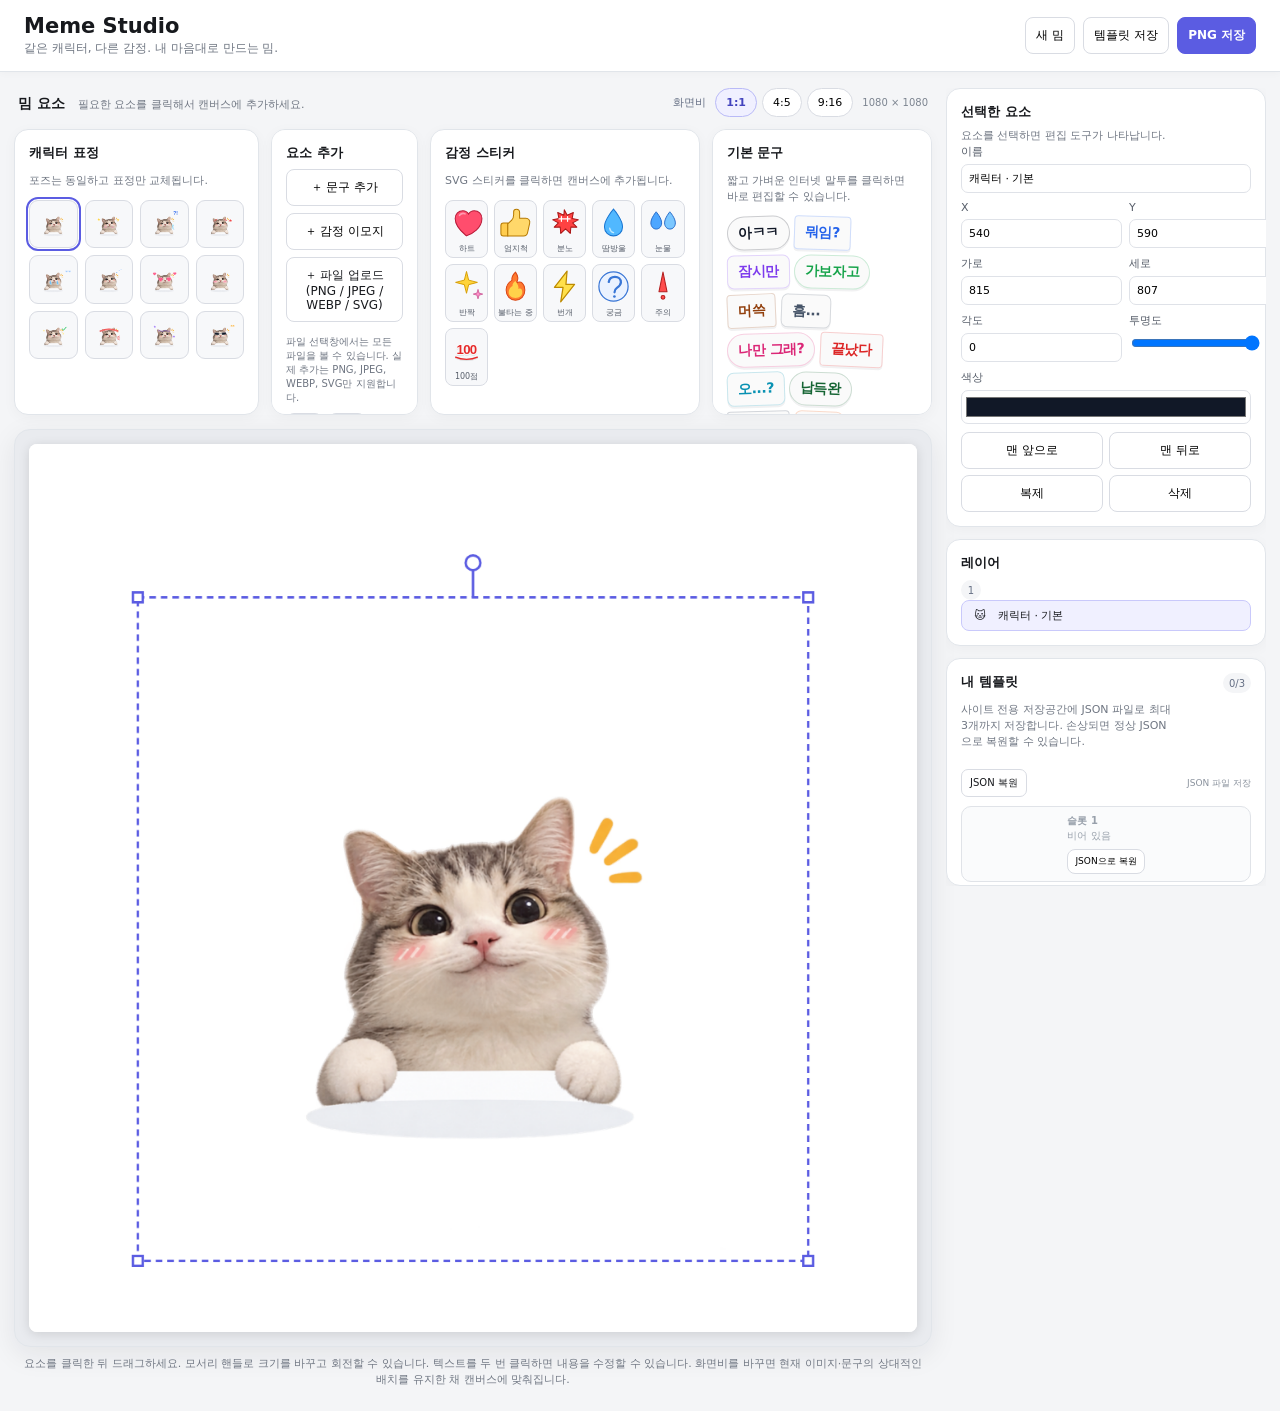
<file: index.html>
<!doctype html>
<html lang="ko">
<head>
  <meta charset="utf-8">
  <meta name="viewport" content="width=device-width,initial-scale=1">
  <meta name="description" content="같은 캐릭터로 만드는 SNS 밈 짤 편집기">
  <title>Meme Studio — 밈 짤 편집기</title>
  <link rel="stylesheet" href="styles.css">
</head>
<body>
  <header class="topbar">
    <div class="brand-wrap">
      <div class="brand">Meme Studio</div>
      <div class="subtitle">같은 캐릭터, 다른 감정. 내 마음대로 만드는 밈.</div>
    </div>
    <div class="top-actions">
      <button id="newBtn" class="ghost">새 밈</button>
      <button id="saveTemplateBtn" class="ghost">템플릿 저장</button>
      <button id="downloadBtn" class="primary">PNG 저장</button>
    </div>
  </header>

  <main class="app">
    <section class="left-resource-area">
      <div class="resource-header">
        <div>
          <strong>밈 요소</strong>
          <span>필요한 요소를 클릭해서 캔버스에 추가하세요.</span>
        </div>
        <div class="ratio-control" aria-label="화면비 선택">
          <span class="ratio-label">화면비</span>
          <button class="ratio-btn active" data-ratio="1:1">1:1</button>
          <button class="ratio-btn" data-ratio="4:5">4:5</button>
          <button class="ratio-btn" data-ratio="9:16">9:16</button>
          <span id="canvasSizeLabel" class="canvas-size-label">1080 × 1080</span>
        </div>
      </div>

      <div class="resource-panels">
        <section class="panel resource-panel character-panel">
          <div class="panel-title-row">
            <div>
              <h2>캐릭터 표정</h2>
              <p class="hint">포즈는 동일하고 표정만 교체됩니다.</p>
            </div>
          </div>
          <div id="characterGrid" class="character-grid"></div>
        </section>

        <section class="panel resource-panel add-panel">
          <h2>요소 추가</h2>
          <div class="button-stack">
            <button id="addTextBtn">＋ 문구 추가</button>
            <button id="addEmojiBtn">＋ 감정 이모지</button>
            <label class="upload-btn">＋ 파일 업로드 (PNG / JPEG / WEBP / SVG)<input id="imageUpload" type="file" multiple hidden></label>
            <div id="uploadStatus" class="upload-status" role="status" aria-live="polite">파일 선택창에서는 모든 파일을 볼 수 있습니다. 실제 추가는 PNG, JPEG, WEBP, SVG만 지원합니다.</div>
          </div>
          <div class="emoji-row" id="emojiRow"></div>
          <h3>배경</h3>
          <div class="swatches" id="backgroundSwatches"></div>
        </section>

        <section class="panel resource-panel sticker-panel">
          <div class="panel-title-row">
            <div>
              <h2>감정 스티커</h2>
              <p class="hint">SVG 스티커를 클릭하면 캔버스에 추가됩니다.</p>
            </div>
          </div>
          <div id="stickerGrid" class="sticker-grid"></div>
        </section>

        <section class="panel resource-panel phrase-panel">
          <div class="panel-title-row">
            <div>
              <h2>기본 문구</h2>
              <p class="hint">짧고 가벼운 인터넷 말투를 클릭하면 바로 편집할 수 있습니다.</p>
            </div>
          </div>
          <div class="chips" id="resourcePhraseChips"></div>
          <h3>밈 문구 예시</h3>
          <div class="chips" id="phraseChips"></div>
        </section>
      </div>
    </section>

    <section class="workspace">
      <div class="canvas-wrap">
        <canvas id="canvas" width="1080" height="1080"></canvas>
      </div>
      <div class="workspace-tip">요소를 클릭한 뒤 드래그하세요. 모서리 핸들로 크기를 바꾸고 회전할 수 있습니다. 텍스트를 두 번 클릭하면 내용을 수정할 수 있습니다. 화면비를 바꾸면 현재 이미지·문구의 상대적인 배치를 유지한 채 캔버스에 맞춰집니다.</div>
    </section>

    <aside class="sidebar right">
      <section class="panel inspector">
        <h2>선택한 요소</h2>
        <div id="emptyInspector" class="empty">요소를 선택하면 편집 도구가 나타납니다.</div>
        <div id="inspectorControls" class="hidden">
          <label>이름<input id="objectName" type="text"></label>
          <div class="two-col">
            <label>X<input id="posX" type="number"></label>
            <label>Y<input id="posY" type="number"></label>
          </div>
          <div class="two-col">
            <label>가로<input id="objWidth" type="number" min="1"></label>
            <label>세로<input id="objHeight" type="number" min="1"></label>
          </div>
          <div class="two-col">
            <label>각도<input id="objAngle" type="number"></label>
            <label>투명도<input id="objOpacity" type="range" min="0" max="100" value="100"></label>
          </div>
          <label id="colorControl">색상<input id="objColor" type="color" value="#111827"></label>
          <div class="button-grid">
            <button id="frontBtn">맨 앞으로</button>
            <button id="backBtn">맨 뒤로</button>
            <button id="duplicateBtn">복제</button>
            <button id="deleteBtn" class="danger">삭제</button>
          </div>
        </div>
      </section>

      <section class="panel">
        <div class="panel-title-row">
          <div>
            <h2>레이어</h2>
            <span class="panel-count" id="layerCount">0</span>
          </div>
        </div>
        <div id="layers" class="layers"></div>
      </section>

      <section class="panel templates-panel">
        <div class="panel-title-row">
          <div>
            <h2>내 템플릿</h2>
            <p class="hint">사이트 전용 저장공간에 JSON 파일로 최대 3개까지 저장합니다. 손상되면 정상 JSON으로 복원할 수 있습니다.</p>
          </div>
          <span class="panel-count" id="templateCount">0/3</span>
        </div>
        <div class="template-toolbar"><label class="json-import-btn">JSON 복원<input id="templateJsonImport" type="file" accept=".json,application/json" hidden></label><span id="templateStorageMode" class="template-mode"></span></div>
        <div id="templateSlots" class="template-slots"></div>
        <div class="template-note">GitHub Pages 같은 정적 사이트는 서버 파일을 직접 덮어쓸 수 없으므로, 브라우저의 사이트 전용 저장공간에 <strong>template-1.json ~ template-3.json</strong> 파일로 보관합니다. JSON 내보내기로 백업하고 JSON 복원으로 가져올 수 있습니다.</div>
      </section>

      <section id="quickHelp" class="panel quick-help" aria-hidden="true">
        <h2>빠른 사용법</h2>
        <div class="help-grid">
          <div><kbd>드래그</kbd><span>이동</span></div>
          <div><kbd>모서리</kbd><span>크기 변경</span></div>
          <div><kbd>회전점</kbd><span>회전</span></div>
          <div><kbd>더블클릭</kbd><span>문구 수정</span></div>
          <div><kbd>Delete</kbd><span>삭제</span></div>
          <div><kbd>Ctrl+D</kbd><span>복제</span></div>
        </div>
      </section>
    </aside>
  </main>

  <div id="provenanceModal" class="modal" aria-hidden="true">
    <div class="modal-card" role="dialog" aria-modal="true" aria-labelledby="provenanceTitle">
      <div class="modal-header">
        <div>
          <h2 id="provenanceTitle">이미지 제작·출처 정보</h2>
          <p>템플릿 JSON과 PNG 내보내기 파일에 포함되는 각 이미지의 제작 여부와 사용 근거를 기록할 수 있습니다.</p>
        </div>
      </div>
      <div id="provenanceList" class="provenance-list"></div>
      <div class="modal-note">본인 제작이 아닌 이미지는 원본 출처 URL과 사용 허가 근거를 모두 입력하세요. 이 정보는 템플릿 JSON과 PNG 내보내기 파일의 출처 기록에 사용됩니다.</div>
      <div class="modal-actions"><button id="provenanceCancel" class="ghost">취소</button><button id="provenanceConfirm" class="primary">정보 기록 후 저장</button></div>
    </div>
  </div>
  <div id="toast" class="toast"></div>
  <script src="app.js"></script>
</body>
</html>
</file>
<file: styles.css>
:root{--bg:#f4f5f7;--panel:#fff;--line:#e1e5ea;--text:#17191d;--muted:#707783;--accent:#5b5ce2;--danger:#d92d20;--shadow:0 8px 28px rgba(20,24,40,.08)}
*{box-sizing:border-box}
html{background:var(--bg)}
body{margin:0;background:var(--bg);color:var(--text);font-family:system-ui,-apple-system,BlinkMacSystemFont,"Segoe UI","Noto Sans KR",sans-serif}
button,.upload-btn,input{font:inherit}
.topbar{height:72px;background:#fff;border-bottom:1px solid var(--line);display:flex;align-items:center;justify-content:space-between;padding:0 24px;position:sticky;top:0;z-index:30;box-shadow:0 1px 8px rgba(20,24,40,.03)}
.brand-wrap{min-width:0}.brand{font-weight:900;font-size:21px}.subtitle{font-size:12px;color:var(--muted);margin-top:2px}.top-actions{display:flex;gap:8px}
.app{display:grid;grid-template-columns:minmax(0,1fr) 320px;grid-template-rows:auto auto;gap:14px;max-width:1720px;margin:14px auto;padding:0 14px;align-items:start}
.left-resource-area{grid-column:1;grid-row:1;min-width:0}.resource-header{display:flex;align-items:center;justify-content:space-between;gap:14px;margin-bottom:10px;padding:2px 4px}.resource-header strong{font-size:14px}.resource-header span{font-size:11px;color:var(--muted);margin-left:8px}
.ratio-control{display:flex;align-items:center;gap:5px;flex-wrap:wrap;justify-content:flex-end}.ratio-label{font-size:11px!important;color:#667085!important;margin:0 4px 0 0!important}.ratio-btn{padding:7px 10px;border-radius:999px;border:1px solid #d9dce3;background:#fff;font-size:11px}.ratio-btn.active{background:#f0f0ff;border-color:#b9baf7;color:#4344be;font-weight:800}.canvas-size-label{padding-left:4px;font-size:10px!important;color:#7c8490!important;margin:0!important;white-space:nowrap}
.resource-panels{display:grid;grid-template-columns:1.5fr .9fr 1.65fr 1.35fr;gap:12px}
.panel{background:var(--panel);border:1px solid var(--line);border-radius:14px;padding:14px;box-shadow:0 3px 14px rgba(20,24,40,.035);min-width:0}.resource-panel{height:286px;overflow:auto}.panel-title-row{display:flex;align-items:flex-start;justify-content:space-between;gap:8px}.panel h2{font-size:13px;margin:0 0 7px}.panel h3{font-size:10px;color:#667085;margin:12px 0 7px}.hint,.empty,.workspace-tip{font-size:11px;color:var(--muted);line-height:1.45}.button-stack{display:flex;flex-direction:column;gap:7px}
button,.upload-btn{border:1px solid #d9dce3;background:#fff;border-radius:8px;padding:9px 10px;font-size:12px;cursor:pointer;text-align:center;transition:.15s}button:hover,.upload-btn:hover{border-color:#adb3c0;background:#fafafa}.primary{background:var(--accent);border-color:var(--accent);color:#fff;font-weight:700}.primary:hover{background:#494ad0}.ghost{background:#fff}
.character-grid{display:grid;grid-template-columns:repeat(4,minmax(0,1fr));gap:7px}.char-btn{padding:4px;border-radius:9px;overflow:hidden;background:#f7f8fa}.char-btn img{display:block;width:100%;aspect-ratio:1;object-fit:contain}.char-btn.active{outline:2px solid var(--accent);outline-offset:1px}
.emoji-row{display:flex;flex-wrap:wrap;gap:5px;margin-top:8px}.emoji-btn{font-size:20px;padding:5px 6px;line-height:1}.sticker-grid{display:grid;grid-template-columns:repeat(5,minmax(0,1fr));gap:6px}.sticker-btn{padding:3px 2px;background:#f7f8fa;display:flex;flex-direction:column;align-items:center;gap:2px;min-width:0}.sticker-btn img{width:100%;aspect-ratio:1;object-fit:contain}.sticker-btn span{font-size:8px;color:#555c68;white-space:nowrap;overflow:hidden;text-overflow:ellipsis;max-width:100%}
.chips{display:flex;flex-wrap:wrap;gap:5px}.chip{padding:6px 8px;font-size:10px;background:#f5f6f8;border-radius:999px;border:0}.resource-chip{background:#f8f7ff}
.phrase-chip{font-weight:900;letter-spacing:-.03em;color:var(--phrase-fill,#111827);border:1px solid color-mix(in srgb,var(--phrase-fill,#111827) 22%,#fff);background:#fff;box-shadow:0 2px 0 rgba(20,24,40,.06);transform:rotate(var(--phrase-rotate,0deg));font-size:14px;padding:7px 10px}.phrase-chip:hover{transform:translateY(-1px) rotate(var(--phrase-rotate,0deg));box-shadow:0 4px 9px rgba(20,24,40,.09)}.resource-chip.phrase-chip{background:#fafafa}.resource-chip.phrase-chip:nth-child(3n){border-radius:7px}.resource-chip.phrase-chip:nth-child(3n+1){border-radius:999px}.resource-chip.phrase-chip:nth-child(3n+2){border-radius:4px}
.swatches{display:flex;flex-wrap:wrap;gap:7px}.swatch{width:28px;height:28px;border-radius:50%;border:2px solid #fff;box-shadow:0 0 0 1px #d6d9e0;cursor:pointer}
.upload-status{font-size:10px;line-height:1.4;color:#707783;margin-top:6px}.upload-status.error{color:#b42318}
.workspace{grid-column:1;grid-row:2;min-width:0;display:flex;flex-direction:column;align-items:center}.canvas-wrap{background:#e9ebef;border:1px solid var(--line);border-radius:16px;padding:14px;width:100%;box-shadow:var(--shadow);display:flex;justify-content:center;align-items:flex-start;overflow:auto;min-height:360px}.canvas-wrap canvas{width:min(100%,900px);height:auto;display:block;border-radius:8px;box-shadow:0 2px 12px rgba(0,0,0,.12);touch-action:none;background:#fff}.workspace-tip{padding:9px 4px;text-align:center}
.right{grid-column:2;grid-row:1 / span 2;display:flex;flex-direction:column;gap:12px;position:sticky;top:88px;max-height:calc(100vh - 102px);overflow:auto}.inspector label{display:flex;flex-direction:column;gap:5px;font-size:11px;color:#555c68;margin-bottom:8px}.inspector input[type=text],.inspector input[type=number]{border:1px solid #dfe2e8;border-radius:7px;padding:7px;background:#fff;font:inherit}.inspector input[type=color]{width:100%;height:34px;padding:2px;border:1px solid #dfe2e8;border-radius:7px;background:#fff}.two-col{display:grid;grid-template-columns:1fr 1fr;gap:7px}.button-grid{display:grid;grid-template-columns:1fr 1fr;gap:6px;margin-top:4px}.layers{display:flex;flex-direction:column;gap:4px;max-height:330px;overflow:auto}.layer{display:flex;align-items:center;gap:7px;padding:7px;border:1px solid transparent;border-radius:8px;cursor:pointer;font-size:11px}.layer:hover{background:#f7f8fa}.layer.active{background:#f0f0ff;border-color:#c9c9fb}.layer-icon{width:22px;text-align:center}.layer-name{white-space:nowrap;overflow:hidden;text-overflow:ellipsis}.panel-count{display:inline-flex;min-width:20px;height:20px;padding:0 6px;border-radius:999px;background:#f4f5f7;color:#667085;align-items:center;justify-content:center;font-size:10px}
.template-slots{display:flex;flex-direction:column;gap:8px;margin-top:9px}.template-slot{border:1px solid #e0e3e8;border-radius:10px;padding:7px;background:#fafbfc}.template-slot.empty{min-height:76px;display:flex;align-items:center;justify-content:center;color:#98a0ab;font-size:10px}.template-preview{width:100%;aspect-ratio:4/2.7;background:#eef0f3;border-radius:7px;overflow:hidden;display:flex;align-items:center;justify-content:center}.template-preview img{display:block;width:100%;height:100%;object-fit:contain;background:#fff}.template-meta{display:flex;align-items:center;justify-content:space-between;gap:7px;margin-top:6px}.template-name{font-size:10px;font-weight:800;white-space:nowrap;overflow:hidden;text-overflow:ellipsis}.template-actions{display:grid;grid-template-columns:1fr 1fr;gap:5px;margin-top:6px}.template-actions button{padding:6px 7px;font-size:10px}.template-actions .delete-template{color:#b42318}.template-note{font-size:9px;color:#8a929d;line-height:1.4;margin-top:8px}.templates-panel{min-height:160px}.templates-panel .hint{max-width:210px}
.quick-help{display:none!important;position:fixed;right:24px;bottom:24px;width:300px;z-index:80;pointer-events:none}.quick-help.show{display:block!important}.quick-help .help-grid{display:grid;grid-template-columns:1fr 1fr;gap:7px}.help-grid div{display:flex;align-items:center;gap:7px;font-size:10px;color:#667085}.help-grid kbd{background:#f3f4f6;border:1px solid #dfe2e8;border-bottom-width:2px;border-radius:5px;padding:3px 5px;color:#4b5563;white-space:nowrap}.hidden{display:none!important}
.toast{position:fixed;left:50%;bottom:25px;transform:translate(-50%,20px);background:#17191d;color:#fff;padding:10px 14px;border-radius:999px;font-size:12px;opacity:0;pointer-events:none;transition:.2s;z-index:99}.toast.show{opacity:1;transform:translate(-50%,0)}
@media(max-width:1250px){.resource-panels{grid-template-columns:1.35fr .85fr 1.35fr;}.phrase-panel{grid-column:1 / -1;height:auto;min-height:170px}.app{grid-template-columns:minmax(0,1fr) 300px}.right{top:88px}}
@media(max-width:980px){.app{display:flex;flex-direction:column}.left-resource-area{width:100%}.resource-panels{grid-template-columns:1fr 1fr}.phrase-panel{grid-column:auto}.right{position:static;max-height:none;width:100%;display:grid;grid-template-columns:1fr 1fr}.quick-help{grid-column:1 / -1}.workspace{order:2}.resource-header{align-items:flex-start;flex-direction:column}.ratio-control{justify-content:flex-start}.canvas-wrap{min-height:0}.sticker-grid{grid-template-columns:repeat(6,minmax(0,1fr))}}
@media(max-width:640px){.topbar{height:auto;gap:10px;padding:11px 12px;align-items:flex-start}.brand{font-size:18px}.subtitle{font-size:11px}.top-actions button{padding:7px 8px}.app{padding:0 9px;margin:10px auto}.resource-panels{grid-template-columns:1fr}.phrase-panel{grid-column:auto}.resource-panel{height:auto;max-height:360px}.character-grid{grid-template-columns:repeat(4,minmax(0,1fr))}.sticker-grid{grid-template-columns:repeat(5,minmax(0,1fr))}.right{display:flex}.canvas-wrap{padding:8px;border-radius:12px}.workspace-tip{font-size:10px}}

.template-toolbar{display:flex;align-items:center;justify-content:space-between;gap:7px;margin-top:8px}.json-import-btn{display:inline-flex;align-items:center;justify-content:center;padding:6px 8px;border:1px solid #d9dce3;border-radius:7px;background:#fff;font-size:10px;cursor:pointer}.json-import-btn:hover{background:#fafafa}.template-mode{font-size:9px;color:#8a929d;white-space:nowrap}.template-slot.corrupt{background:#fff7f6;border-color:#f1c4be;color:#7a271a}.template-slot.corrupt .template-error{font-size:9px;line-height:1.4;margin-top:4px;color:#b42318}.template-actions{grid-template-columns:1fr 1fr}.template-actions.single{grid-template-columns:1fr 1fr;margin-top:7px}.template-actions button{min-width:0}.template-slot.empty .restore-slot{margin-top:6px;padding:5px 7px;font-size:9px}


.modal{position:fixed;inset:0;background:rgba(15,18,25,.42);display:flex;align-items:center;justify-content:center;padding:18px;z-index:120;opacity:0;pointer-events:none;transition:opacity .15s}.modal.show{opacity:1;pointer-events:auto}.modal-card{width:min(760px,100%);max-height:min(88vh,900px);overflow:auto;background:#fff;border:1px solid #dfe2e8;border-radius:16px;box-shadow:0 18px 60px rgba(15,18,25,.22);padding:18px}.modal-header h2{font-size:16px;margin:0 0 5px}.modal-header p{font-size:11px;color:#667085;line-height:1.5;margin:0}.provenance-list{display:flex;flex-direction:column;gap:10px;margin-top:14px}.provenance-row{border:1px solid #e0e3e8;border-radius:11px;padding:11px;background:#fafbfc}.provenance-head{display:flex;align-items:center;gap:10px;margin-bottom:10px}.provenance-thumb{width:52px;height:52px;border-radius:8px;background:#fff;border:1px solid #e1e4ea;display:flex;align-items:center;justify-content:center;overflow:hidden;flex:0 0 auto}.provenance-thumb img{width:100%;height:100%;object-fit:contain}.provenance-head strong{font-size:11px}.provenance-help{font-size:9px;color:#8a929d;margin-top:3px}.provenance-row label{display:flex;flex-direction:column;gap:5px;font-size:10px;color:#555c68;margin:7px 0}.provenance-row input,.provenance-row select{border:1px solid #dfe2e8;border-radius:7px;padding:7px;background:#fff;font:inherit;min-width:0}.third-party-fields{padding-top:2px}.modal-note{margin-top:12px;padding:9px 10px;border-radius:8px;background:#fff7ed;border:1px solid #fed7aa;color:#9a3412;font-size:10px;line-height:1.5}.modal-actions{display:flex;justify-content:flex-end;gap:8px;margin-top:14px}.needs-metadata{background:#fffaf0;border-color:#f3d58b}.template-error{font-size:9px;line-height:1.4;margin-top:4px;color:#b45309}.template-slot.needs-metadata .template-actions button{min-width:0}
</file>
